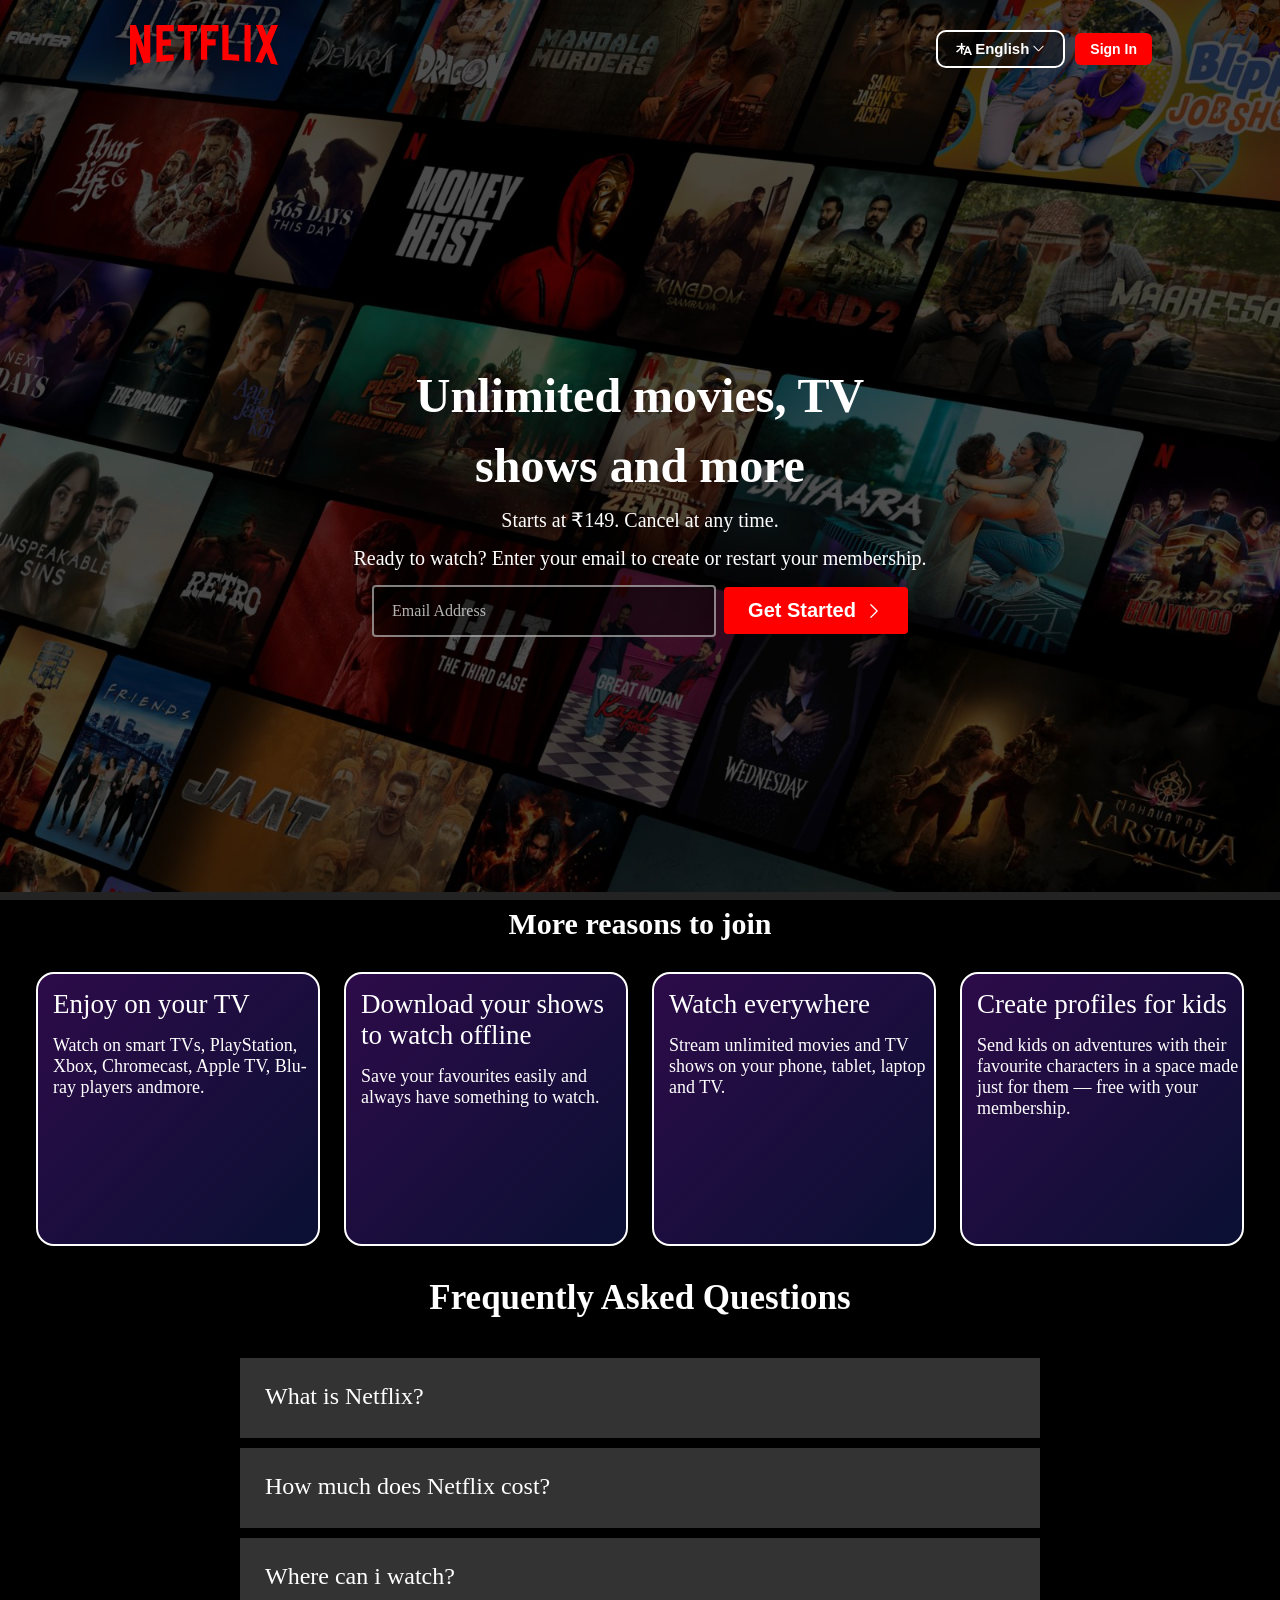
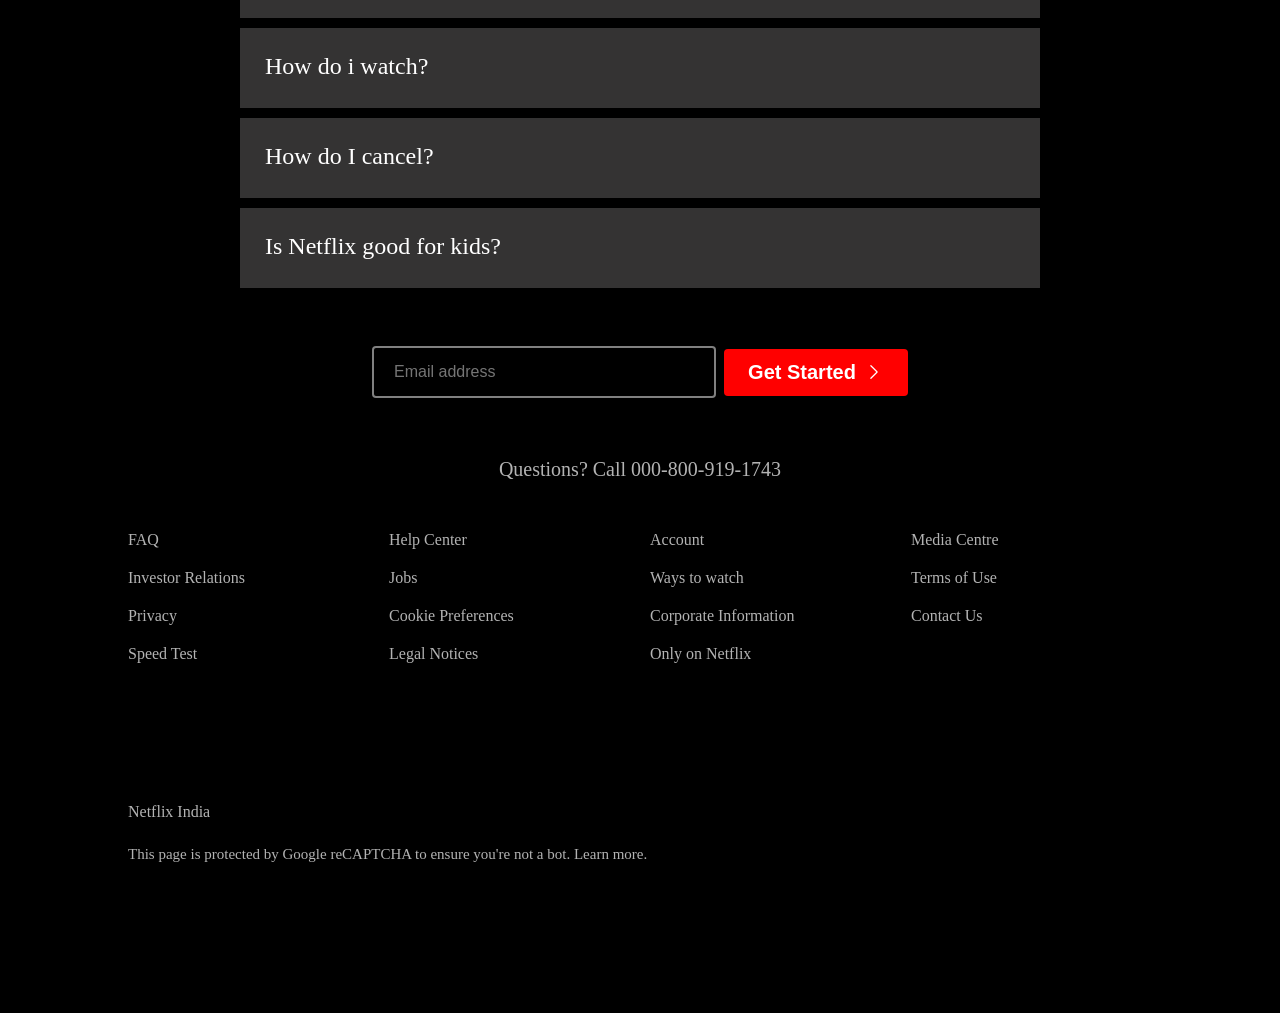
<file: index.html>
<!DOCTYPE html>
<html lang="en">

<head>
    <meta charset="UTF-8">
    <meta name="viewport" content="width=device-width, initial-scale=1.0">
    <title>Document</title>
    <link rel="stylesheet" href="style.css">
</head>

<body>
    <div class="main">
        <div class="box"></div>
        <nav>
            <span><img src="Assets/logo.svg" alt="" width="55px"></span>
            <div class="btn-group">
                <button class="b1">
                    <span class="lang-icon">
                        <svg viewBox="0 0 16 16" width="16" height="16" xmlns="http://www.w3.org/2000/svg" fill="none">
                            <path fill-rule="evenodd" clip-rule="evenodd"
                                d="M10.7668 5.33333L10.5038 5.99715L9.33974 8.9355L8.76866 10.377L7.33333 14H9.10751L9.83505 12.0326H13.4217L14.162 14H16L12.5665 5.33333H10.8278H10.7668ZM10.6186 9.93479L10.3839 10.5632H11.1036H12.8856L11.6348 7.2136L10.6186 9.93479ZM9.52722 4.84224C9.55393 4.77481 9.58574 4.71045 9.62211 4.64954H6.41909V2H4.926V4.64954H0.540802V5.99715H4.31466C3.35062 7.79015 1.75173 9.51463 0 10.4283C0.329184 10.7138 0.811203 11.2391 1.04633 11.5931C2.55118 10.6795 3.90318 9.22912 4.926 7.57316V12.6667H6.41909V7.51606C6.81951 8.15256 7.26748 8.76169 7.7521 9.32292L8.31996 7.88955C7.80191 7.29052 7.34631 6.64699 6.9834 5.99715H9.06968L9.52722 4.84224Z"
                                fill="currentColor"></path>
                        </svg>
                    </span>
                    English
                    <svg xmlns="http://www.w3.org/2000/svg" viewBox="0 0 24 24" fill="currentColor" class="arrow">
                        <path fill-rule="evenodd"
                            d="M12.53 16.28a.75.75 0 0 1-1.06 0l-7.5-7.5a.75.75 0 0 1 1.06-1.06L12 14.69l6.97-6.97a.75.75 0 1 1 1.06 1.06l-7.5 7.5Z"
                            clip-rule="evenodd" />
                    </svg>
                </button>

                <button class="b2"><a href="signIn.html">Sign In</a></button>
            </div>
        </nav>
        <div class="intro">
            <span>Unlimited movies, TV</span>
            <span>shows and more</span>
            <span>Starts at ₹149. Cancel at any time.</span>
            <span>Ready to watch? Enter your email to create or restart your membership.</span>
            <div class="input">
                <input type="text" required>
                <button>Get Started
                    <svg xmlns="http://www.w3.org/2000/svg" viewBox="0 0 24 24" fill="currentColor" class="right">
                        <path fill-rule="evenodd"
                            d="M16.28 11.47a.75.75 0 0 1 0 1.06l-7.5 7.5a.75.75 0 0 1-1.06-1.06L14.69 12 7.72 5.03a.75.75 0 0 1 1.06-1.06l7.5 7.5Z"
                            clip-rule="evenodd" />
                    </svg>
                </button>
                <label for="">Email Address</label>
            </div>
        </div>
        <div class="seperation"></div>
        <span class="more">More reasons to join</span>
    </div>
    <div class="main2">
        <div class="box_layout box1 scale">
            <span class="b1_h1">Enjoy on your TV</span>
            <span class="b1_p1">Watch on smart TVs, PlayStation, Xbox, Chromecast, Apple TV, Blu-ray players
                andmore.</span>
        </div>
        <div class="box_layout box2 scale">
            <span class="b1_h1">Download your shows to watch offline</span>
            <span class="b1_p1">Save your favourites easily and always have something to watch.</span>
        </div>
        <div class="box_layout box3 scale">
            <span class="b1_h1">Watch everywhere</span>
            <span class="b1_p1">Stream unlimited movies and TV shows on your phone, tablet, laptop and TV.</span>
        </div>
        <div class="box_layout box4 scale">
            <span class="b1_h1">Create profiles for kids</span>
            <span class="b1_p1">Send kids on adventures with their favourite characters in a space made just for them —
                free with your membership.</span>
        </div>
    </div>
    <span class="frequent">Frequently Asked Questions</span>
    <div class="main3">
        <div class="qbox">
            <span class="qb1">What is Netflix?</span>
        </div>
        <div class="qbox">
            <span class="qb1">How much does Netflix cost?</span>
        </div>
        <div class="qbox">
            <span class="qb1">Where can i watch?</span>
        </div>
        <div class="qbox">
            <span class="qb1">How do i watch?</span>
        </div>
        <div class="qbox">
            <span class="qb1">How do I cancel?</span>
        </div>
        <div class="qbox">
            <span class="qb1">Is Netflix good for kids?</span>
        </div>
    </div>
    <span class="ready">Ready to watch? Enter your email to create or restart your membership.</span>
    <div class="main4">
        <div class="input">
            <input type="text" placeholder="Email address ">
            <button>Get Started
                <svg xmlns="http://www.w3.org/2000/svg" viewBox="0 0 24 24" fill="currentColor" class="right">
                    <path fill-rule="evenodd"
                        d="M16.28 11.47a.75.75 0 0 1 0 1.06l-7.5 7.5a.75.75 0 0 1-1.06-1.06L14.69 12 7.72 5.03a.75.75 0 0 1 1.06-1.06l7.5 7.5Z"
                        clip-rule="evenodd" />
                </svg>
            </button>
        </div>
    </div>
    <span class="number">Questions? Call 000-800-919-1743</span>
    <footer>
        <div class="footer">
            <div class="footer-item">
                <a href="faq">FAQ</a>
                <a href="faq">Investor Relations</a>
                <a href="faq">Privacy</a>
                <a href="faq">Speed Test</a>
            </div>
            <div class="footer-item">
                <a href="faq">Help Center</a>
                <a href="faq">Jobs</a>
                <a href="faq">Cookie Preferences</a>
                <a href="faq">Legal Notices</a>
            </div>
            <div class="footer-item">
                <a href="faq">Account</a>
                <a href="faq">Ways to watch</a>
                <a href="faq">Corporate Information</a>
                <a href="faq">Only on Netflix</a>
            </div>
            <div class="footer-item">
                <a href="faq">Media Centre</a>
                <a href="faq">Terms of Use</a>
                <a href="faq">Contact Us</a>
            </div>
        </div>
    </footer>
    <footer class="last">
        <span>Netflix India</span>
        <span class="page">This page is protected by Google reCAPTCHA to ensure you're not a bot. Learn more.</span>
    </footer>
</body>

</html>
</file>
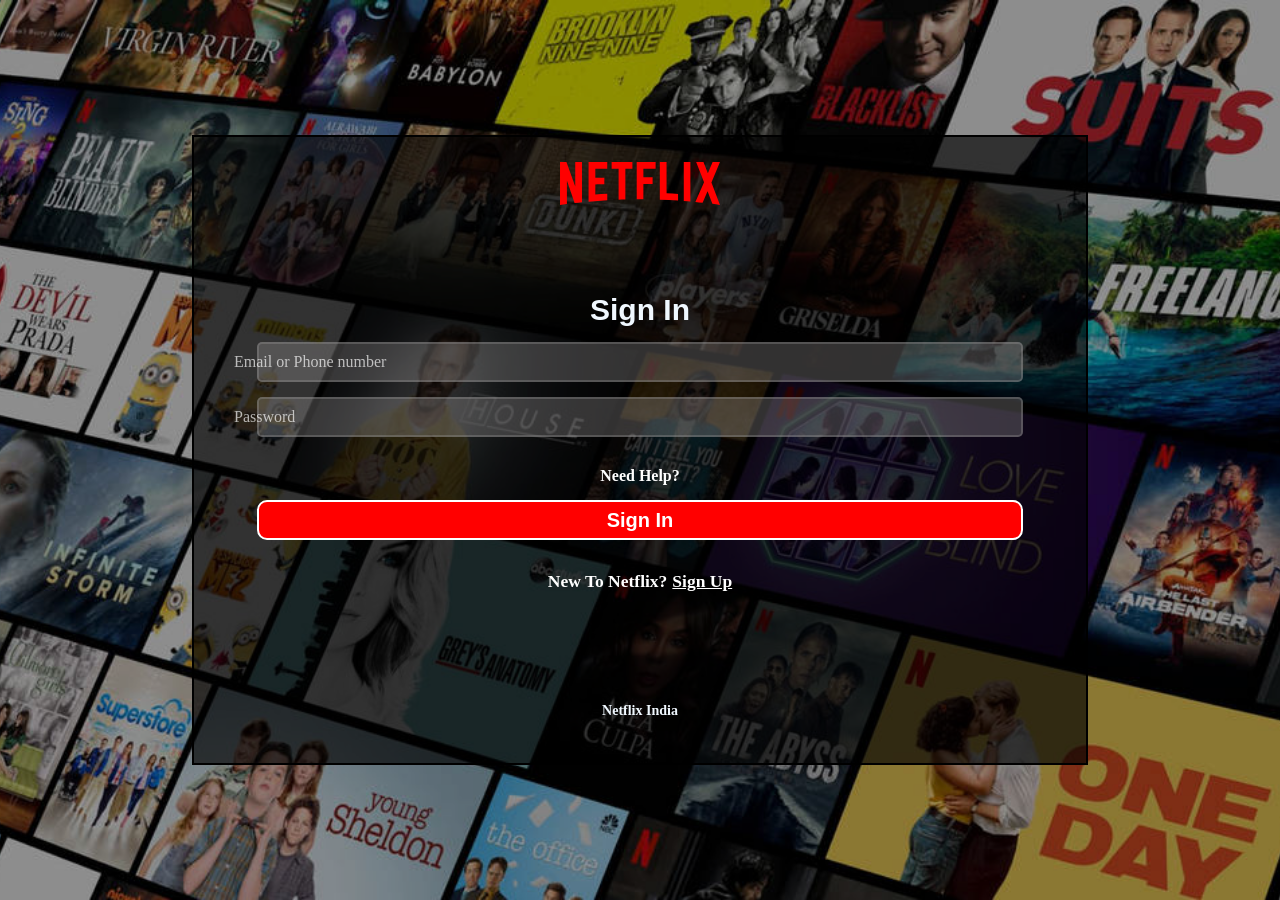
<file: signIn.html>
<!DOCTYPE html>
<html lang="en">

<head>
    <meta charset="UTF-8">
    <meta name="viewport" content="width=device-width, initial-scale=1.0">
    <title>Document</title>
    <link rel="stylesheet" href="styleSign.css">
</head>

<body>
    <div class="bg-box">
        <nav>
            <div class="logo"><img src="logo1.svg" alt=""></div>
        </nav>
        <main>
            <div class="box">
                <div class="sign">Sign In</div>
                <div class="email">
                    <input type="text" required>
                    <label for="">Email or Phone number</label>
                </div>
                <div class="email">
                    <input type="text" required>
                    <label class="plab" for="">Password</label>
                </div>
                <div class="checkbox-container">
                    <!-- <input type="checkbox" id="remember"> -->
                    <!-- <label for="remember">Remember me</label> -->
                </div>
                <div class="need">Need Help?</div>
                <div class="sbox">
                    <button>Sign In</button>
                </div>
                <div class="new">New To Netflix? <a class="signup" href="">Sign Up</a></div>
                <div class="net">Netflix India</div>
            </div>
        </main>
    </div>
</body>

</html>
</file>
<file: style.css>
@import url('https://fonts.googleapis.com/css2?family=Martel+Sans:wght@900&display=swap');

* {
    margin: 0;
    padding: 0;
}

body {
    background-color: black;
    overflow-x: hidden;
}

/* --- Hero Section --- */
.main {
    background-image: url("Assets/Netflix background.jpg");
    height: 100vh;
    min-height: 50.5rem;
    background-size: cover;
    background-position: center;
    background-repeat: no-repeat;
    position: relative;
}
.b2>a{
    color: white;
    text-decoration: none;
}

.main .box {
    height: 100%;
    width: 100%;
    opacity: 0.6;
    background-color: black;
    position: absolute;
    z-index: 1;
    pointer-events: none;
}

/* --- Navigation --- */
nav {
    display: flex;
    align-items: center;
    justify-content: space-between;
    max-width: 80vw;
    margin: auto;
    height: 65px;
    padding: 16px;
}

nav img {
    color: red;
    width: 148px;
    position: relative;
    z-index: 10;
    bottom: 2px;
    left: 2px;
}

nav button {
    position: relative;
    z-index: 20;
    cursor: pointer;
    border: none;
}

.btn-group {
    display: flex;
    align-items: center;
    gap: 10px;
    z-index: 20;
    position: relative;
}

nav .b1 {
    background-color: rgba(0, 0, 0, 0.4);
    color: white;
    padding: 6px 15px;
    font-weight: bold;
    font-size: 15px;
    display: flex;
    align-items: center;
    justify-content: center;
    border: 2px solid white;
    border-radius: 10px;
}

nav .b2 {
    background-color: red;
    color: white;
    padding: 8px 15px;
    font-weight: bolder;
    font-size: 14px;
    border-radius: 6px;
    transform: scale(1);
    transition: all 0.2s ease-out;
}

nav .b2:hover{
    transform: scale(1.15);
    background-color: rgb(247, 58, 58);
}

.lang-icon {
    padding: 3px;
    display: flex;
    align-items: center;
    justify-content: center;
}

.arrow {
    height: 15px;
    font-weight: bolder;
    padding: 2px;
}

/* --- Intro Text & Form --- */
.intro {
    position: relative;
    flex-direction: column;
    z-index: 15;
    height: 100%;
    display: flex;
    justify-content: center;
    align-items: center;
    color: white;
    gap: 15px;
    padding: 0 20px;
    bottom: 45px;
}

.intro> :nth-child(1),
.intro> :nth-child(2) {
    font-weight: bolder;
    font-size: 48px;
    text-align: center;
}

.intro> :nth-child(3),
.intro> :nth-child(4) {
    font-weight: 400;
    font-size: 20px;
    text-align: center;
}

.input {
    display: flex;
    flex-wrap: wrap;
    justify-content: center;
    align-items: center;
    gap: 8px;
    position: relative;
}

.input input {
    border: 2px solid rgba(255, 255, 255, 0.5);
    border-radius: 4px;
    background-color: rgba(0, 0, 0, 0.5);
    padding: 15px 120px 15px 20px;
    color: white;
    font-size: 16px;
}

.input label {
    position: absolute;
    left: 20px;
    top: 50%;
    transform: translateY(-50%);
    color: rgba(255, 255, 255, 0.7);
    transition: all 0.2s ease;
    pointer-events: none;
}

.input input:focus~label,
.input input:valid~label {
    top: 6px;
    font-size: 12px;
}

.input button {
    background-color: red;
    color: white;
    font-weight: bolder;
    font-size: 20px;
    padding: 12px 24px;
    border-radius: 4px;
    border: none;
    cursor: pointer;
    display: flex;
    align-items: center;
    gap: 8px;
}

.right {
    height: 20px;
    width: 20px;
}

/* --- Page Sections & Dividers --- */
.seperation {
    height: 8px;
    background-color: #232323;
    width: 100%;
    position: absolute;
    bottom: 0;
    left: 0;
    z-index: 20;
}

.section-heading {
    color: white;
    font-size: 25px;
    font-weight: bold;
    text-align: center;
    padding: 60px 20px 20px 20px;
}

/* --- Main Content Boxes --- */
.main2 {
    display: flex;
    justify-content: center;
    align-items: center;
    flex-wrap: wrap;
    padding: 20px 0;
    margin-top: 40px;
}

.more {
    color: white;
    display: flex;
    justify-content: center;
    position: relative;
    bottom: 90px;
    font-size: 30px;
    font-weight: bolder;

}

.box_layout {
    height: 270px;
    width: 280px;
    margin: 12px;
    display: flex;
    flex-direction: column;
    border-radius: 18px;
    background: linear-gradient(135deg, #2d0b49, #0a1033);
    cursor: pointer;
    transition: transform 0.3s ease;
    border: 2px solid white;
}

.box_layout:hover {
    transform: scale(1.05);
    box-shadow: 0 0 10px 3px white;
}

.b1_h1 {
    color: white;
    font-size: 27px;
    font-weight: 500;
    padding: 15px;
}

.b1_p1 {
    color: white;
    font-size: 18px;
    font-weight: 400;
    padding-left: 15px;
}

/* --- FAQ Section --- */
.frequent {
    font-size: 35px;
    font-weight: bold;
    color: white;
    text-align: center;
    padding-bottom: 10px;
    display: flex;
    justify-content: center;
}

.main3 {
    display: flex;
    justify-content: center;
    align-items: center;
    flex-direction: column;
    gap: 10px;
    padding-top: 30px;
    padding-bottom: 40px;
}

.qbox {
    height: 80px;
    width: 80%;
    max-width: 800px;
    background-color: rgb(52, 51, 51);
    cursor: pointer;
    transition: background-color 0.2s ease;
    transform: scale(1);
    transition: all 0.2s ease-out;
}

.qbox:hover{
    transform: scale(1.06);
}

.qbox:hover {
    background-color: rgb(82, 80, 80);
}

.qb1 {
    color: white;
    font-size: 24px;
    font-weight: 400;
    padding: 25px;
    display: flex;
    align-items: center;
}

.ready-text {
    color: white;
    font-weight: 400;
    font-size: 20px;
    text-align: center;
    padding: 20px;
}

.main4 {
    display: flex;
    justify-content: center;
    align-items: center;
    padding-bottom: 60px;
}

/* --- Footer --- */
.number {
    color: rgba(255, 255, 255, 0.7);
    display: flex;
    justify-content: center;
    font-size: 20px;
}

footer {
    padding: 50px 0;
}

.footer {
    display: grid;
    grid-template-columns: 1fr 1fr 1fr 1fr;
    max-width: 80%;
    margin: auto;
    gap: 20px;
}

.footer-item {
    display: flex;
    flex-direction: column;
    gap: 20px;
}

.footer-item a {
    color: rgba(255, 255, 255, 0.7);
    text-decoration: none;
}

.footer-item a:hover {
    text-decoration: underline;
}

.last {
    color: rgba(255, 255, 255, 0.7);
    max-width: 80%;
    margin: 40px auto 100px auto;
    display: flex;
    flex-direction: column;
    gap: 25px;
}

.page {
    font-size: 15px;
}

/* --- Responsive Styles for Mobile --- */
@media (max-width: 700px) {

    .intro> :nth-child(1),
    .intro> :nth-child(2) {
        font-size: 32px;
    }

    .input {
        flex-direction: column;
        align-items: center;
        width: 90%;
    }

    .input input {
        width: 100%;
        padding: 15px;
        box-sizing: border-box;
    }

    .input label {
        left: 15px;
        top: 24px;
    }

    .input input:focus~label,
    .input input:valid~label {
        top: 8px;
        transform: translateY(0);
        font-size: 12px;
    }

    .input button {
        font-size: 18px;
        padding: 12px 20px;
        margin-top: 15px;
    }

    /* Corrected button styles for mobile */
    nav .b1 {
        padding: 5px 10px; /* Reduced padding */
        font-size: 12px;
        margin-left: 15px;   /* Reduced font size */
    }
    
    nav .b2 {
        padding: 10px 12px; /* Reduced padding */
        font-size: 12px;
        white-space: nowrap;   
    }

    .footer {
        grid-template-columns: 1fr 1fr;
    }
}
</file>
<file: styleSign.css>
*{
    margin: 0;
    padding: 0;
    box-sizing: border-box;
}
body{
    background-image: url(Netflix\ bg\ image.jpg);
    background-repeat: no-repeat;
    display: flex;
    justify-content: center;
    align-items: center;
    height: 100vh;
    width: 100vw;
    background-size: cover;
    background-position: center;
    z-index: 0;
}
.bg-box{
    background-color: rgba(0, 0, 0, 0.263);
    height: 100vh;
    width: 100vw;
    z-index: 1;
    display: flex;
    justify-content: center;
    align-items: center;
}
.box{
    height: 85vh;
    width: 25vw;
    border: 2px solid black;
    background-color: rgba(0, 0, 0, 0.649);
    border-radius: 10px;
    position: relative;
}
nav{
    display: flex;
    justify-content: center;
    align-items: center;
    position: absolute;
    left: 50%;
}
main{
    display: flex;
    justify-content: center;
    align-items: center;
    position: absolute;
}
.logo{
    position: absolute;
    height: 1em;
    width: 10em;
    bottom: 17em;
    z-index: 2;
}
.sign{
    position: absolute;
    top: 15%;
    left: 50%;
    transform: translate(-50%, 50%);
    color: aliceblue;
    font-size: 35px;
    font-weight: bold;
    font-family: 'Segoe UI', Tahoma, Geneva, Verdana, sans-serif;
    z-index: 2;
}
.email{
    position: absolute;
    top: 42%;
    left: 50%;
    transform: translate(-50%, -50%);
    display: flex;
    justify-content: center;
    align-items: center;
    position: relative;
    padding: 5px;
    color: rgba(255, 255, 255, 0.675);
}
input{
    width: 18rem;
    height: 40px;
    outline: none;
    background-color: rgba(159, 156, 156, 0.312);
    border: 2px solid rgba(159, 156, 156, 0.312);
    border-radius: 5px;
    color: white;
    padding-left: 15px;
    font-weight: bolder;
}
label{
    position: absolute;
    padding-right: 80px;
    pointer-events: none;
    cursor: pointer;
    transform-origin: left top;
    transition: all .3s ease;
}
.plab{
    padding-right: 160px;
    pointer-events: none;
    cursor: pointer;
}
input:focus + label,
input:valid + label {
    transform: translateY(-10px) scale(0.8);
    font-size: 14px;
}

.checkbox-container{
    position: absolute;
    display: flex;
    justify-content: center;
    align-items: center;
    top: 19em;
    right: 14em;
}
.cbox{
    height: 20px;
}

.need{
    position: absolute;
    top: 62%;
    left: 60%;
    color: white;
    font-weight: bold;
    cursor: pointer;
}
.sbox{
    display: flex;
    justify-content: center;
    align-items: center;
    position: relative;
    top: 19em;
}
button{
    background-color: red;
    color: white;
    height: 40px;
    width: 15em;
    border: 2px solid white;
    border-radius: 10px;
    font-size: 20px;
    font-weight: bold;
    transform: scale(1);
    transition: 0.3s ease;
    cursor: pointer;
    display: flex;
    justify-content: center;
    align-items: center;
}
button:hover{
    transform: scale(1.1);
}
.new{
    display: flex;
    justify-content: center;
    align-items: center;
    position: relative;
    top: 22rem;
    color: white;
    font-size: 17.5px;
    font-weight: bold;
    padding: 15px;
}
.net{
    display: flex;
    justify-content: center;
    align-items: center;
    position: relative;
    top: 24em;
    color: aliceblue;
    font-size: 16px;
    font-weight: bolder;
}

.signup{
    color: white;
    padding-left: 5px;
}
.checkbox-container {
    gap: 10px;
    font-size: 14px;
    position: absolute;
    display: inline;
    top: 25em;
    left: 3rem;
    width: 205px;
}

.checkbox-container input {
    width: 18px;
    height: 18px;
}

.checkbox-container label{
    color: white;
    

}



@media (max-width: 1330px) {
    /* Make the box fill the screen and use padding for space */
    .box {
        width: 70vw;
        height: 70vh;
        border-radius: 0;
        padding: 20px;
        display: flex; /* Use flexbox to easily manage content */
        flex-direction: column; /* Stack items vertically */
        justify-content: center; /* Center the whole block */
        align-items: center;
        gap: 15px; /* Add space between all items */
    }

    /* Reset ALL elements to a normal layout flow */
    .main, .sign, .email, .sbox, .checkbox-container, .need, .new, .net {
        position: static; /* VERY IMPORTANT: This resets the absolute positioning */
        transform: none; /* Reset any transforms */
        top: auto;
        left: auto;
        width: 90%; /* Give all containers a consistent width */
        text-align: center;
    }

    /* Remove extra containers and center text */
    main {
        position: static;
        width: 100%;
        height: 100%;
    }

    .sign { font-size: 30px; }
    .email, .sbox { padding: 0; }
    
    input, button { width: 100%; } /* Make inputs and buttons fill their containers */

    .checkbox-container, .need {
        width: auto; /* Let these take up only as much space as they need */
    }
    .new {
        position: relative;
        padding: 0;
        top: 1rem;
        left: auto;
        white-space: nowrap;
    }
    .net {
        position: relative;
        font-size: 14px; 
        top: 7rem;
        left: auto;
    }
    .email label{
        top: auto;
        left: 2.5rem;
        white-space: nowrap;
    }
}
</file>
